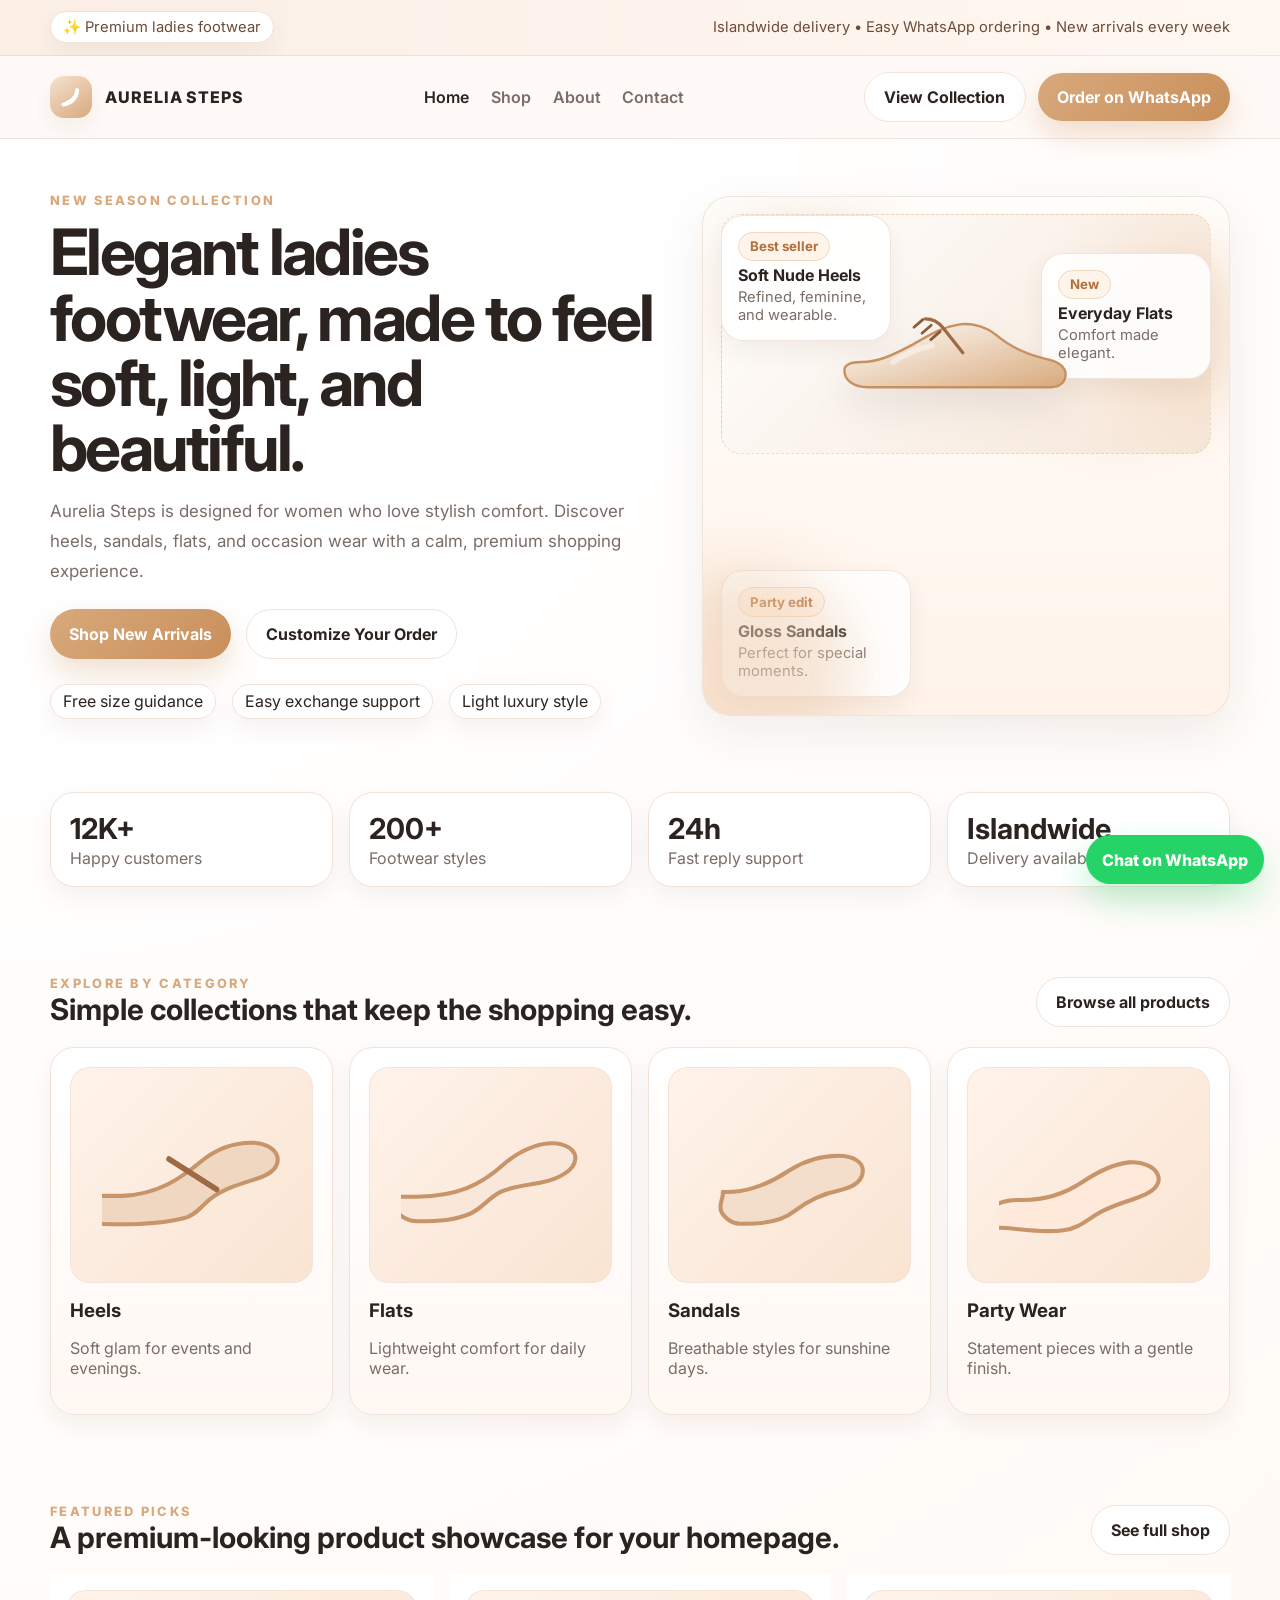
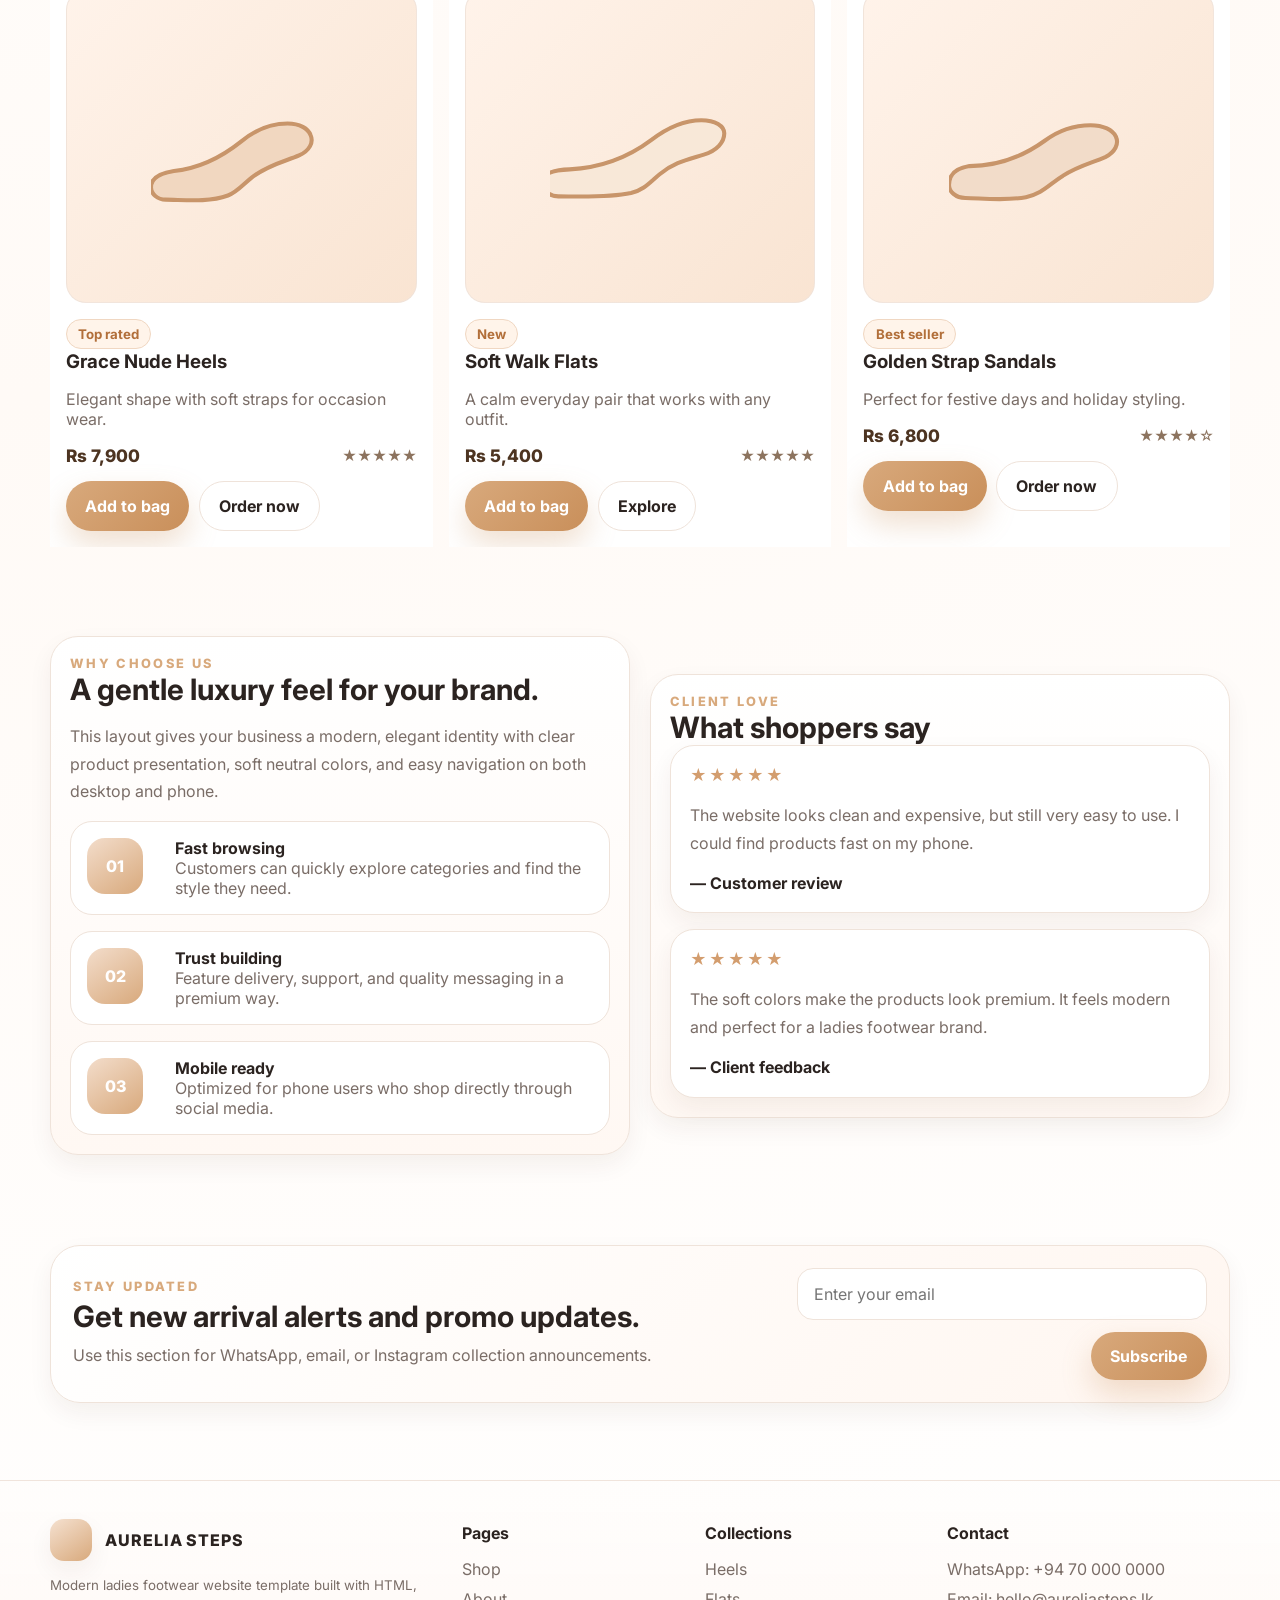
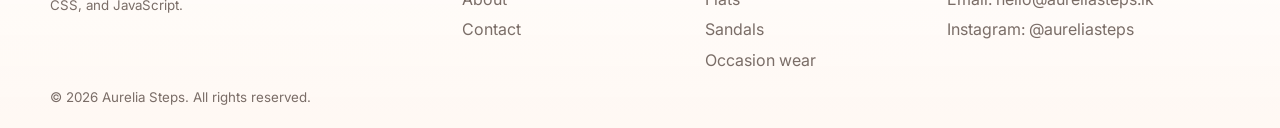
<file: index.html>
<!doctype html>
<html lang="en">
<head>
  <meta charset="utf-8" />
  <meta name="viewport" content="width=device-width, initial-scale=1" />
  <title>Aurelia Steps | Ladies Footwear</title>
  <meta name="description" content="A light, modern ladies footwear website with a premium feel and responsive design." />
  <link rel="preconnect" href="https://fonts.googleapis.com">
  <link rel="preconnect" href="https://fonts.gstatic.com" crossorigin>
  <link href="https://fonts.googleapis.com/css2?family=Inter:wght@400;500;600;700;800&display=swap" rel="stylesheet">
  <link rel="stylesheet" href="styles.css" />
</head>
<body>
  <div class="topbar">
    <div class="container">
      <div class="badge-pill">✨ Premium ladies footwear</div>
      <div>Islandwide delivery • Easy WhatsApp ordering • New arrivals every week</div>
    </div>
  </div>

  <header class="header">
    <div class="container navbar">
      <a class="brand" href="index.html">
        <span class="brand-mark" aria-hidden="true">
          <svg viewBox="0 0 24 24"><path d="M6.8 15.9c3.2-.7 5.9-2.8 7.7-5.7 1-1.7 1.6-3.5 1.7-5.4.1-1 .9-1.8 1.9-1.8.5 0 1 .2 1.4.6.4.4.6.9.6 1.4 0 2.9-1 6.4-2.8 9.1-2.7 4.3-7 6.7-12.4 7.4-.6.1-1.2-.1-1.7-.5-.5-.4-.8-1-.8-1.6 0-1 .7-1.8 1.7-1.9 1.7-.2 2.7-.4 2.7-.4z"/></svg>
        </span>
        <span>Aurelia Steps</span>
      </a>

      <nav class="nav-links" aria-label="Primary">
        <a class="active" href="index.html">Home</a>
        <a href="shop.html">Shop</a>
        <a href="about.html">About</a>
        <a href="contact.html">Contact</a>
      </nav>

      <div class="actions">
        <button class="icon-btn menu-toggle" data-menu-toggle aria-label="Open menu" aria-expanded="false">
          <svg viewBox="0 0 24 24"><path d="M4 6h16v2H4zm0 5h16v2H4zm0 5h16v2H4z"/></svg>
        </button>
        <a class="btn btn-light" href="shop.html">View Collection</a>
        <a class="btn btn-primary" href="https://wa.me/94700000000" target="_blank" rel="noopener">Order on WhatsApp</a>
      </div>
    </div>

    <div class="container mobile-nav">
      <a class="active" href="index.html">Home</a>
      <a href="shop.html">Shop</a>
      <a href="about.html">About</a>
      <a href="contact.html">Contact</a>
    </div>
  </header>

  <main>
    <section class="hero">
      <div class="container hero-grid">
        <div>
          <div class="kicker">New season collection</div>
          <h1>Elegant ladies footwear, made to feel soft, light, and beautiful.</h1>
          <p class="lead">Aurelia Steps is designed for women who love stylish comfort. Discover heels, sandals, flats, and occasion wear with a calm, premium shopping experience.</p>
          <div class="hero-cta">
            <a class="btn btn-primary" href="shop.html">Shop New Arrivals</a>
            <a class="btn btn-light" href="contact.html">Customize Your Order</a>
          </div>
          <div class="hero-points">
            <span class="badge-pill">Free size guidance</span>
            <span class="badge-pill">Easy exchange support</span>
            <span class="badge-pill">Light luxury style</span>
          </div>
        </div>

        <div class="hero-art hero-card">
          <div class="shoe-card shoe-a">
            <div class="tag">Best seller</div>
            <h3>Soft Nude Heels</h3>
            <p>Refined, feminine, and wearable.</p>
          </div>
          <div class="shoe-card shoe-b">
            <div class="tag">New</div>
            <h3>Everyday Flats</h3>
            <p>Comfort made elegant.</p>
          </div>
          <div class="shoe-card shoe-c">
            <div class="tag">Party edit</div>
            <h3>Gloss Sandals</h3>
            <p>Perfect for special moments.</p>
          </div>
          <div class="shoe-illustration" aria-hidden="true">
            <svg viewBox="0 0 700 420">
              <defs>
                <linearGradient id="g1" x1="0" x2="1" y1="0" y2="1">
                  <stop offset="0%" stop-color="#fffefc"/>
                  <stop offset="100%" stop-color="#d8a97c"/>
                </linearGradient>
              </defs>
              <path d="M90 280c40 0 76-17 118-39 40-21 77-48 127-55 31-4 67 6 91 27 34 29 74 49 131 61 23 5 42 18 42 37 0 19-15 32-37 32H104c-34 0-58-17-58-42 0-14 17-21 44-21z" fill="url(#g1)" stroke="#c79061" stroke-width="6"/>
              <path d="M248 172c17 0 34 9 44 22l50 63" fill="none" stroke="#9f6a43" stroke-width="8" stroke-linecap="round"/>
              <path d="M242 174l-22 19m43-5l-23 20m45-4l-23 20" fill="none" stroke="#8d5a38" stroke-width="7" stroke-linecap="round"/>
              <path d="M168 280c24-18 57-31 96-41" fill="none" stroke="#fff" stroke-opacity=".4" stroke-width="14" stroke-linecap="round"/>
            </svg>
          </div>
        </div>
      </div>
    </section>

    <section class="section">
      <div class="container stats">
        <div class="stat"><strong>12K+</strong><span>Happy customers</span></div>
        <div class="stat"><strong>200+</strong><span>Footwear styles</span></div>
        <div class="stat"><strong>24h</strong><span>Fast reply support</span></div>
        <div class="stat"><strong>Islandwide</strong><span>Delivery available</span></div>
      </div>
    </section>

    <section class="section">
      <div class="container">
        <div class="section-head">
          <div>
            <div class="kicker">Explore by category</div>
            <h2 class="section-title">Simple collections that keep the shopping easy.</h2>
          </div>
          <a class="btn btn-light" href="shop.html">Browse all products</a>
        </div>
        <div class="grid-4">
          <article class="category-card card"><div class="thumb" aria-hidden="true"><svg viewBox="0 0 220 160"><path d="M25 105c44-2 72-22 96-42 18-15 39-23 62-23 16 0 28 7 31 16 3 10-3 19-17 25-17 7-45 12-65 28-11 9-18 20-31 23-35 9-76 8-113 7-14 0-26-10-26-21s13-13 25-13z" fill="#f0d7c2" stroke="#c8956a" stroke-width="5"/><path d="M82 60l58 37" stroke="#9f6a43" stroke-width="7" stroke-linecap="round"/></svg></div><h3>Heels</h3><p class="muted">Soft glam for events and evenings.</p></article>
          <article class="category-card card"><div class="thumb" aria-hidden="true"><svg viewBox="0 0 220 160"><path d="M20 106c48-1 76-13 106-40 22-19 49-29 70-24 11 3 18 10 17 18-1 13-18 24-43 29-16 3-35 4-50 12-13 7-20 18-34 25-19 9-41 10-66 10-15 0-28-10-28-22 0-6 4-8 8-8z" fill="#f9e8da" stroke="#c8956a" stroke-width="5"/></svg></div><h3>Flats</h3><p class="muted">Lightweight comfort for daily wear.</p></article>
          <article class="category-card card"><div class="thumb" aria-hidden="true"><svg viewBox="0 0 220 160"><path d="M26 100c25 2 55-7 83-26 19-12 38-18 60-18 19 0 30 8 30 18 0 12-10 20-28 24-25 5-41 14-56 26-15 12-36 16-66 15-11 0-24-10-24-20s6-17 1-19z" fill="#f3ddcb" stroke="#c8956a" stroke-width="5"/></svg></div><h3>Sandals</h3><p class="muted">Breathable styles for sunshine days.</p></article>
          <article class="category-card card"><div class="thumb" aria-hidden="true"><svg viewBox="0 0 220 160"><path d="M24 110c32 1 57-8 78-22 18-12 36-22 57-24 18-1 31 6 35 15 4 9-2 18-15 24-20 9-41 13-59 24-13 8-24 18-41 20-31 4-59-3-79-3-8 0-15-7-15-15s13-19 39-19z" fill="#ffe9da" stroke="#c8956a" stroke-width="5"/></svg></div><h3>Party Wear</h3><p class="muted">Statement pieces with a gentle finish.</p></article>
        </div>
      </div>
    </section>

    <section class="section">
      <div class="container">
        <div class="section-head">
          <div>
            <div class="kicker">Featured picks</div>
            <h2 class="section-title">A premium-looking product showcase for your homepage.</h2>
          </div>
          <a class="btn btn-light" href="shop.html">See full shop</a>
        </div>
        <div class="grid-3">
          <article class="product-card">
            <div class="product-thumb"><svg viewBox="0 0 220 160"><path d="M28 110c36-4 62-20 82-36 17-14 37-22 57-22 15 0 25 6 28 14 4 9-1 19-14 25-16 7-37 11-58 27-10 8-18 18-29 22-25 9-56 5-76 5-10 0-18-7-18-15 0-9 8-17 28-20z" fill="#f1d7c0" stroke="#c8956a" stroke-width="5"/></svg></div>
            <div class="tag">Top rated</div>
            <h3>Grace Nude Heels</h3>
            <p class="muted">Elegant shape with soft straps for occasion wear.</p>
            <div class="meta"><span class="price">Rs 7,900</span><span class="rating">★★★★★</span></div>
            <div class="product-actions"><button class="btn btn-primary" data-add-to-bag="Grace Nude Heels">Add to bag</button><a class="btn btn-light" href="contact.html">Order now</a></div>
          </article>
          <article class="product-card">
            <div class="product-thumb"><svg viewBox="0 0 220 160"><path d="M24 108c40-2 72-15 100-36 21-16 42-24 61-24 17 0 28 7 28 16 0 11-9 21-25 26-19 6-36 9-54 24-12 10-19 19-35 23-28 6-69 4-89 4-11 0-20-8-20-17 0-8 6-15 34-16z" fill="#f8e8d8" stroke="#c8956a" stroke-width="5"/></svg></div>
            <div class="tag">New</div>
            <h3>Soft Walk Flats</h3>
            <p class="muted">A calm everyday pair that works with any outfit.</p>
            <div class="meta"><span class="price">Rs 5,400</span><span class="rating">★★★★★</span></div>
            <div class="product-actions"><button class="btn btn-primary" data-add-to-bag="Soft Walk Flats">Add to bag</button><a class="btn btn-light" href="shop.html">Explore</a></div>
          </article>
          <article class="product-card">
            <div class="product-thumb"><svg viewBox="0 0 220 160"><path d="M25 104c38 0 67-13 92-31 16-12 35-19 56-19 16 0 27 6 31 14 4 9-1 19-13 25-16 7-34 11-52 23-16 10-25 22-45 26-25 5-57 1-74 1-12 0-20-8-20-16 0-11 6-20 25-23z" fill="#f2dcc9" stroke="#c8956a" stroke-width="5"/></svg></div>
            <div class="tag">Best seller</div>
            <h3>Golden Strap Sandals</h3>
            <p class="muted">Perfect for festive days and holiday styling.</p>
            <div class="meta"><span class="price">Rs 6,800</span><span class="rating">★★★★☆</span></div>
            <div class="product-actions"><button class="btn btn-primary" data-add-to-bag="Golden Strap Sandals">Add to bag</button><a class="btn btn-light" href="contact.html">Order now</a></div>
          </article>
        </div>
      </div>
    </section>

    <section class="section">
      <div class="container split">
        <div class="panel">
          <div class="kicker">Why choose us</div>
          <h2 class="section-title">A gentle luxury feel for your brand.</h2>
          <p class="section-sub">This layout gives your business a modern, elegant identity with clear product presentation, soft neutral colors, and easy navigation on both desktop and phone.</p>
          <div class="timeline">
            <div class="timeline-item"><div class="num">01</div><div><strong>Fast browsing</strong><div class="muted">Customers can quickly explore categories and find the style they need.</div></div></div>
            <div class="timeline-item"><div class="num">02</div><div><strong>Trust building</strong><div class="muted">Feature delivery, support, and quality messaging in a premium way.</div></div></div>
            <div class="timeline-item"><div class="num">03</div><div><strong>Mobile ready</strong><div class="muted">Optimized for phone users who shop directly through social media.</div></div></div>
          </div>
        </div>
        <div class="panel">
          <div class="kicker">Client love</div>
          <h2 class="section-title">What shoppers say</h2>
          <div class="testimonial">
            <div class="stars">★★★★★</div>
            <p>The website looks clean and expensive, but still very easy to use. I could find products fast on my phone.</p>
            <strong>— Customer review</strong>
          </div>
          <div class="testimonial" style="margin-top:1rem;">
            <div class="stars">★★★★★</div>
            <p>The soft colors make the products look premium. It feels modern and perfect for a ladies footwear brand.</p>
            <strong>— Client feedback</strong>
          </div>
        </div>
      </div>
    </section>

    <section class="section">
      <div class="container newsletter">
        <div>
          <div class="kicker">Stay updated</div>
          <h2 class="section-title" style="margin:.25rem 0 .45rem">Get new arrival alerts and promo updates.</h2>
          <p class="section-sub" style="margin:0">Use this section for WhatsApp, email, or Instagram collection announcements.</p>
        </div>
        <form data-demo-form>
          <input type="email" required placeholder="Enter your email" />
          <button class="btn btn-primary" type="submit">Subscribe</button>
        </form>
      </div>
    </section>
  </main>

  <footer class="footer">
    <div class="container footer-grid">
      <div>
        <div class="brand" style="margin-bottom:.8rem"><span class="brand-mark"></span><span>Aurelia Steps</span></div>
        <small>Modern ladies footwear website template built with HTML, CSS, and JavaScript.</small>
      </div>
      <div>
        <h4>Pages</h4>
        <ul><li><a href="shop.html">Shop</a></li><li><a href="about.html">About</a></li><li><a href="contact.html">Contact</a></li></ul>
      </div>
      <div>
        <h4>Collections</h4>
        <ul><li>Heels</li><li>Flats</li><li>Sandals</li><li>Occasion wear</li></ul>
      </div>
      <div>
        <h4>Contact</h4>
        <ul><li>WhatsApp: +94 70 000 0000</li><li>Email: hello@aureliasteps.lk</li><li>Instagram: @aureliasteps</li></ul>
      </div>
    </div>
    <div class="container" style="padding-top:1rem"><small>© 2026 Aurelia Steps. All rights reserved.</small></div>
  </footer>

  <a class="floating-wa" href="https://wa.me/94700000000" target="_blank" rel="noopener">Chat on WhatsApp</a>
  <div class="toast" data-toast>Saved</div>
  <script src="script.js"></script>
</body>
</html>
</file>
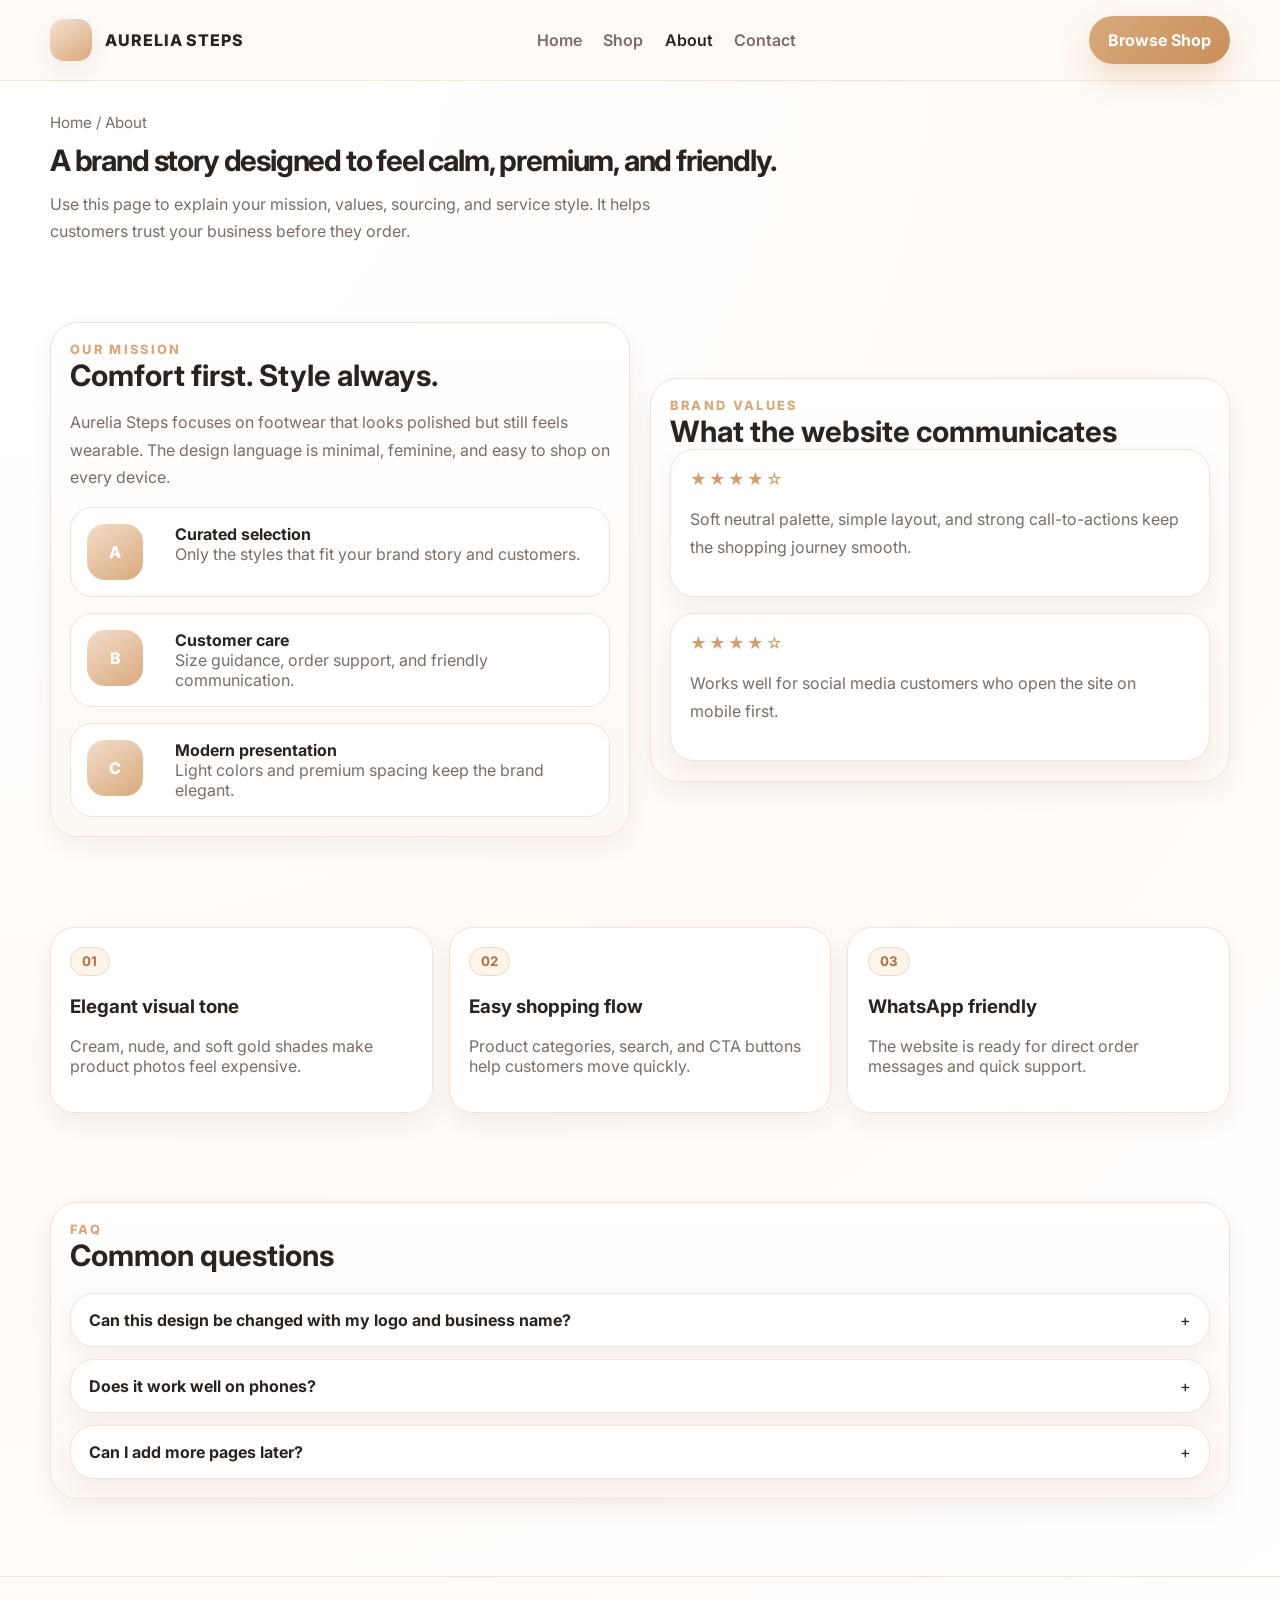
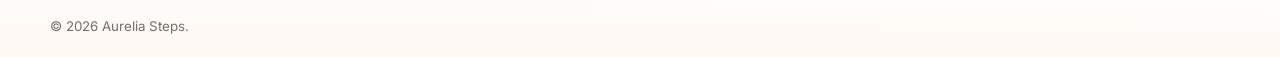
<file: about.html>
<!doctype html>
<html lang="en">
<head>
  <meta charset="utf-8" />
  <meta name="viewport" content="width=device-width, initial-scale=1" />
  <title>About | Aurelia Steps</title>
  <link rel="preconnect" href="https://fonts.googleapis.com">
  <link rel="preconnect" href="https://fonts.gstatic.com" crossorigin>
  <link href="https://fonts.googleapis.com/css2?family=Inter:wght@400;500;600;700;800&display=swap" rel="stylesheet">
  <link rel="stylesheet" href="styles.css" />
</head>
<body>
  <header class="header"><div class="container navbar"><a class="brand" href="index.html"><span class="brand-mark"></span><span>Aurelia Steps</span></a><nav class="nav-links"><a href="index.html">Home</a><a href="shop.html">Shop</a><a class="active" href="about.html">About</a><a href="contact.html">Contact</a></nav><div class="actions"><button class="icon-btn menu-toggle" data-menu-toggle aria-label="Open menu" aria-expanded="false"><svg viewBox="0 0 24 24"><path d="M4 6h16v2H4zm0 5h16v2H4zm0 5h16v2H4z"/></svg></button><a class="btn btn-primary" href="shop.html">Browse Shop</a></div></div><div class="container mobile-nav"><a href="index.html">Home</a><a href="shop.html">Shop</a><a class="active" href="about.html">About</a><a href="contact.html">Contact</a></div></header>

  <main>
    <section class="page-hero"><div class="container"><div class="breadcrumb">Home / About</div><h1 class="section-title" style="margin-top:.8rem">A brand story designed to feel calm, premium, and friendly.</h1><p class="section-sub">Use this page to explain your mission, values, sourcing, and service style. It helps customers trust your business before they order.</p></div></section>

    <section class="section"><div class="container split"><div class="panel"><div class="kicker">Our mission</div><h2 class="section-title">Comfort first. Style always.</h2><p class="section-sub">Aurelia Steps focuses on footwear that looks polished but still feels wearable. The design language is minimal, feminine, and easy to shop on every device.</p><div class="timeline"><div class="timeline-item"><div class="num">A</div><div><strong>Curated selection</strong><div class="muted">Only the styles that fit your brand story and customers.</div></div></div><div class="timeline-item"><div class="num">B</div><div><strong>Customer care</strong><div class="muted">Size guidance, order support, and friendly communication.</div></div></div><div class="timeline-item"><div class="num">C</div><div><strong>Modern presentation</strong><div class="muted">Light colors and premium spacing keep the brand elegant.</div></div></div></div></div><div class="panel"><div class="kicker">Brand values</div><h2 class="section-title">What the website communicates</h2><div class="testimonial"><div class="stars">★★★★☆</div><p>Soft neutral palette, simple layout, and strong call-to-actions keep the shopping journey smooth.</p></div><div class="testimonial" style="margin-top:1rem"><div class="stars">★★★★☆</div><p>Works well for social media customers who open the site on mobile first.</p></div></div></div></section>

    <section class="section"><div class="container grid-3"><div class="info-card" style="padding:1.2rem"><div class="tag">01</div><h3>Elegant visual tone</h3><p class="muted">Cream, nude, and soft gold shades make product photos feel expensive.</p></div><div class="info-card" style="padding:1.2rem"><div class="tag">02</div><h3>Easy shopping flow</h3><p class="muted">Product categories, search, and CTA buttons help customers move quickly.</p></div><div class="info-card" style="padding:1.2rem"><div class="tag">03</div><h3>WhatsApp friendly</h3><p class="muted">The website is ready for direct order messages and quick support.</p></div></div></section>

    <section class="section"><div class="container panel"><div class="section-head"><div><div class="kicker">FAQ</div><h2 class="section-title">Common questions</h2></div></div>
      <div class="timeline" style="gap:.75rem">
        <div class="faq-item" data-faq><div class="faq-q"><strong>Can this design be changed with my logo and business name?</strong><span>+</span></div><div class="faq-a">Yes. Replace the brand name, contact details, and product photos anytime.</div></div>
        <div class="faq-item" data-faq><div class="faq-q"><strong>Does it work well on phones?</strong><span>+</span></div><div class="faq-a">Yes. The layout is responsive and mobile-first for easy viewing and ordering.</div></div>
        <div class="faq-item" data-faq><div class="faq-q"><strong>Can I add more pages later?</strong><span>+</span></div><div class="faq-a">Yes. You can add product detail pages, size guides, policies, or a blog later.</div></div>
      </div>
    </div></section>
  </main>

  <footer class="footer"><div class="container"><small>© 2026 Aurelia Steps.</small></div></footer>
  <div class="toast" data-toast>Saved</div>
  <script src="script.js"></script>
</body>
</html>
</file>
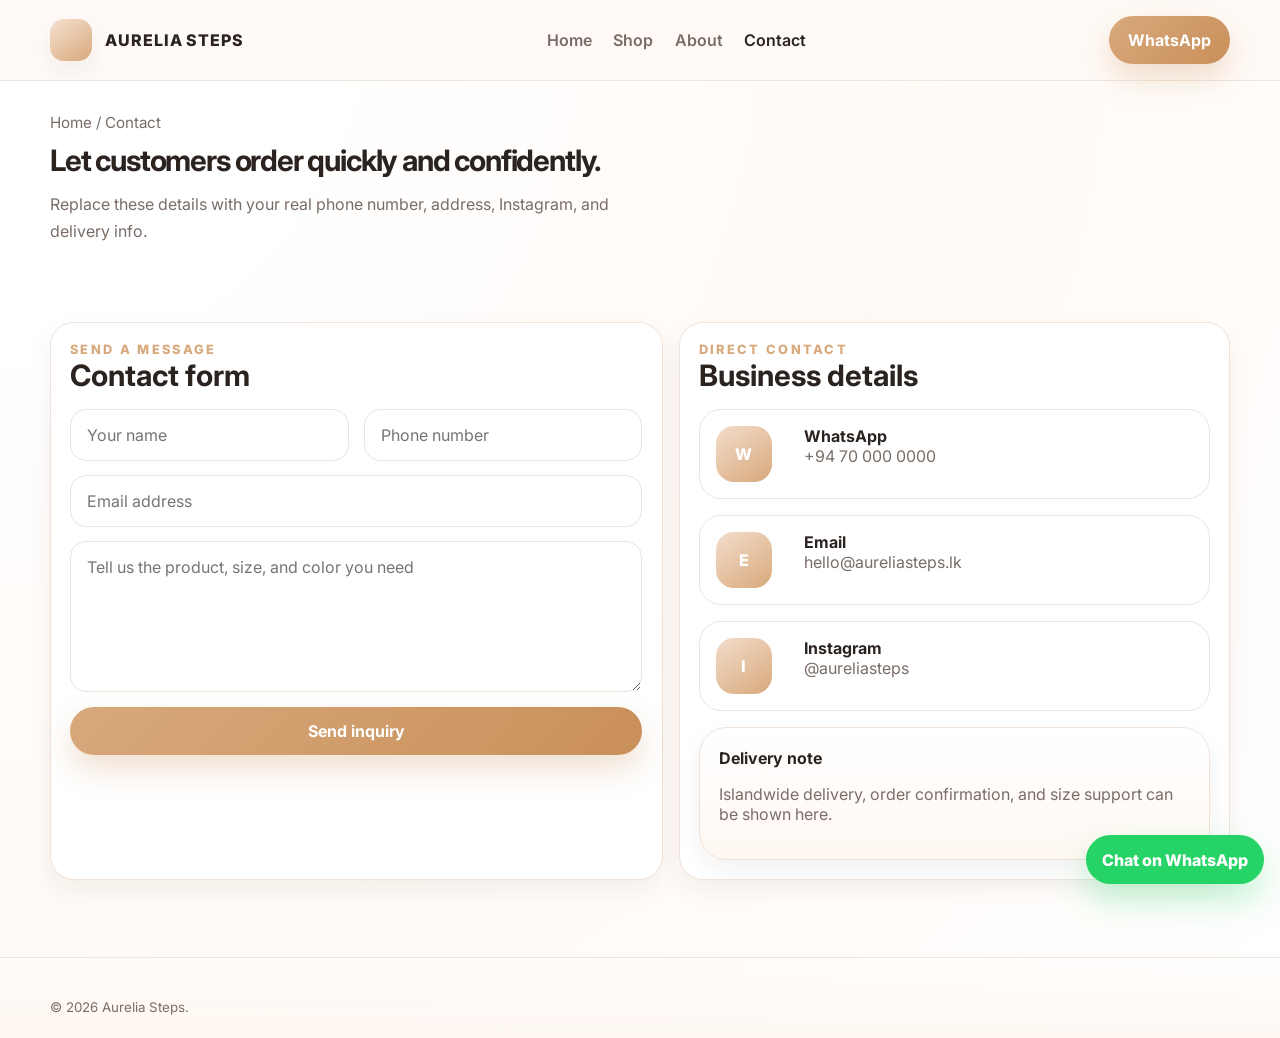
<file: contact.html>
<!doctype html>
<html lang="en">
<head>
  <meta charset="utf-8" />
  <meta name="viewport" content="width=device-width, initial-scale=1" />
  <title>Contact | Aurelia Steps</title>
  <link rel="preconnect" href="https://fonts.googleapis.com">
  <link rel="preconnect" href="https://fonts.gstatic.com" crossorigin>
  <link href="https://fonts.googleapis.com/css2?family=Inter:wght@400;500;600;700;800&display=swap" rel="stylesheet">
  <link rel="stylesheet" href="styles.css" />
</head>
<body>
  <header class="header"><div class="container navbar"><a class="brand" href="index.html"><span class="brand-mark"></span><span>Aurelia Steps</span></a><nav class="nav-links"><a href="index.html">Home</a><a href="shop.html">Shop</a><a href="about.html">About</a><a class="active" href="contact.html">Contact</a></nav><div class="actions"><button class="icon-btn menu-toggle" data-menu-toggle aria-label="Open menu" aria-expanded="false"><svg viewBox="0 0 24 24"><path d="M4 6h16v2H4zm0 5h16v2H4zm0 5h16v2H4z"/></svg></button><a class="btn btn-primary" href="https://wa.me/94700000000" target="_blank" rel="noopener">WhatsApp</a></div></div><div class="container mobile-nav"><a href="index.html">Home</a><a href="shop.html">Shop</a><a href="about.html">About</a><a class="active" href="contact.html">Contact</a></div></header>

  <main>
    <section class="page-hero"><div class="container"><div class="breadcrumb">Home / Contact</div><h1 class="section-title" style="margin-top:.8rem">Let customers order quickly and confidently.</h1><p class="section-sub">Replace these details with your real phone number, address, Instagram, and delivery info.</p></div></section>

    <section class="section">
      <div class="container contact-grid">
        <div class="contact-card">
          <div class="kicker">Send a message</div>
          <h2 class="section-title">Contact form</h2>
          <form data-demo-form style="display:grid;gap:.9rem;margin-top:1rem">
            <div class="form-grid">
              <input class="field" type="text" placeholder="Your name" required />
              <input class="field" type="tel" placeholder="Phone number" required />
              <input class="field full" type="email" placeholder="Email address" required />
              <textarea class="field full" rows="6" placeholder="Tell us the product, size, and color you need" required></textarea>
            </div>
            <button class="btn btn-primary" type="submit">Send inquiry</button>
          </form>
        </div>
        <div class="contact-card">
          <div class="kicker">Direct contact</div>
          <h2 class="section-title">Business details</h2>
          <div class="timeline" style="margin-top:1rem">
            <div class="timeline-item"><div class="num">W</div><div><strong>WhatsApp</strong><div class="muted">+94 70 000 0000</div></div></div>
            <div class="timeline-item"><div class="num">E</div><div><strong>Email</strong><div class="muted">hello@aureliasteps.lk</div></div></div>
            <div class="timeline-item"><div class="num">I</div><div><strong>Instagram</strong><div class="muted">@aureliasteps</div></div></div>
          </div>
          <div class="panel" style="margin-top:1rem">
            <strong>Delivery note</strong>
            <p class="muted">Islandwide delivery, order confirmation, and size support can be shown here.</p>
          </div>
        </div>
      </div>
    </section>
  </main>

  <footer class="footer"><div class="container"><small>© 2026 Aurelia Steps.</small></div></footer>
  <a class="floating-wa" href="https://wa.me/94700000000" target="_blank" rel="noopener">Chat on WhatsApp</a>
  <div class="toast" data-toast>Saved</div>
  <script src="script.js"></script>
</body>
</html>
</file>
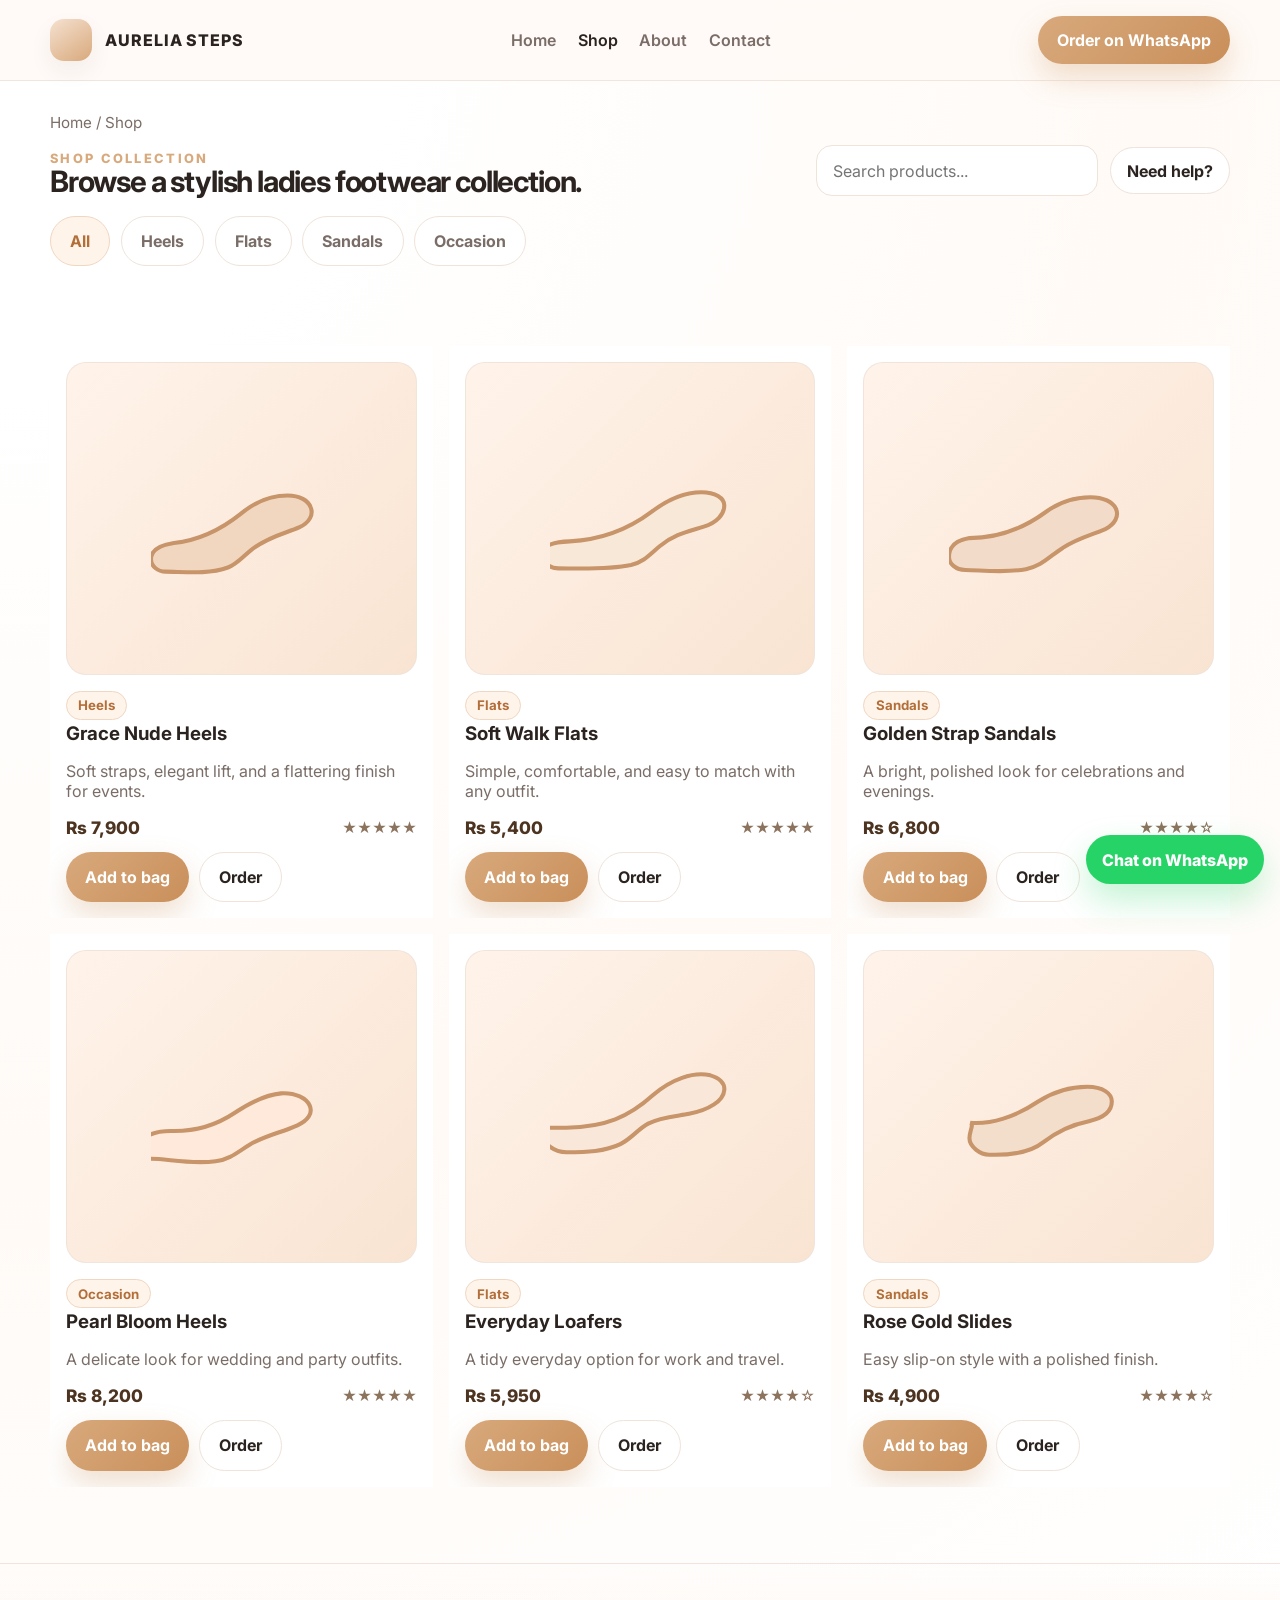
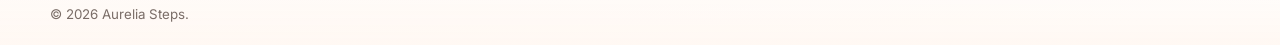
<file: shop.html>
<!doctype html>
<html lang="en">
<head>
  <meta charset="utf-8" />
  <meta name="viewport" content="width=device-width, initial-scale=1" />
  <title>Shop | Aurelia Steps</title>
  <link rel="preconnect" href="https://fonts.googleapis.com">
  <link rel="preconnect" href="https://fonts.gstatic.com" crossorigin>
  <link href="https://fonts.googleapis.com/css2?family=Inter:wght@400;500;600;700;800&display=swap" rel="stylesheet">
  <link rel="stylesheet" href="styles.css" />
</head>
<body>
  <header class="header">
    <div class="container navbar">
      <a class="brand" href="index.html"><span class="brand-mark"></span><span>Aurelia Steps</span></a>
      <nav class="nav-links"><a href="index.html">Home</a><a class="active" href="shop.html">Shop</a><a href="about.html">About</a><a href="contact.html">Contact</a></nav>
      <div class="actions"><button class="icon-btn menu-toggle" data-menu-toggle aria-label="Open menu" aria-expanded="false"><svg viewBox="0 0 24 24"><path d="M4 6h16v2H4zm0 5h16v2H4zm0 5h16v2H4z"/></svg></button><a class="btn btn-primary" href="https://wa.me/94700000000" target="_blank" rel="noopener">Order on WhatsApp</a></div>
    </div>
    <div class="container mobile-nav"><a href="index.html">Home</a><a class="active" href="shop.html">Shop</a><a href="about.html">About</a><a href="contact.html">Contact</a></div>
  </header>

  <main>
    <section class="page-hero">
      <div class="container">
        <div class="breadcrumb">Home / Shop</div>
        <div class="section-head" style="margin-top:.8rem">
          <div>
            <div class="kicker">Shop collection</div>
            <h1 class="section-title">Browse a stylish ladies footwear collection.</h1>
          </div>
          <div class="toolbar">
            <input class="field" data-search type="search" placeholder="Search products..." />
            <a class="btn btn-light" href="contact.html">Need help?</a>
          </div>
        </div>
        <div class="filter-row">
          <button class="btn filter-btn active" data-filter="all">All</button>
          <button class="btn filter-btn" data-filter="heels">Heels</button>
          <button class="btn filter-btn" data-filter="flats">Flats</button>
          <button class="btn filter-btn" data-filter="sandals">Sandals</button>
          <button class="btn filter-btn" data-filter="occasion">Occasion</button>
        </div>
      </div>
    </section>

    <section class="section">
      <div class="container shop-grid">
        <article class="product-card" data-product data-category="heels" data-title="Grace Nude Heels" data-tags="heels nude occasion glam">
          <div class="product-thumb"><svg viewBox="0 0 220 160"><path d="M28 110c36-4 62-20 82-36 17-14 37-22 57-22 15 0 25 6 28 14 4 9-1 19-14 25-16 7-37 11-58 27-10 8-18 18-29 22-25 9-56 5-76 5-10 0-18-7-18-15 0-9 8-17 28-20z" fill="#f1d7c0" stroke="#c8956a" stroke-width="5"/></svg></div>
          <div class="tag">Heels</div>
          <h3>Grace Nude Heels</h3>
          <p class="muted">Soft straps, elegant lift, and a flattering finish for events.</p>
          <div class="meta"><span class="price">Rs 7,900</span><span class="rating">★★★★★</span></div>
          <div class="product-actions"><button class="btn btn-primary" data-add-to-bag="Grace Nude Heels">Add to bag</button><a class="btn btn-light" href="contact.html">Order</a></div>
        </article>

        <article class="product-card" data-product data-category="flats" data-title="Soft Walk Flats" data-tags="flats comfort daily office">
          <div class="product-thumb"><svg viewBox="0 0 220 160"><path d="M24 108c40-2 72-15 100-36 21-16 42-24 61-24 17 0 28 7 28 16 0 11-9 21-25 26-19 6-36 9-54 24-12 10-19 19-35 23-28 6-69 4-89 4-11 0-20-8-20-17 0-8 6-15 34-16z" fill="#f8e8d8" stroke="#c8956a" stroke-width="5"/></svg></div>
          <div class="tag">Flats</div>
          <h3>Soft Walk Flats</h3>
          <p class="muted">Simple, comfortable, and easy to match with any outfit.</p>
          <div class="meta"><span class="price">Rs 5,400</span><span class="rating">★★★★★</span></div>
          <div class="product-actions"><button class="btn btn-primary" data-add-to-bag="Soft Walk Flats">Add to bag</button><a class="btn btn-light" href="contact.html">Order</a></div>
        </article>

        <article class="product-card" data-product data-category="sandals" data-title="Golden Strap Sandals" data-tags="sandals festive gold party">
          <div class="product-thumb"><svg viewBox="0 0 220 160"><path d="M25 104c38 0 67-13 92-31 16-12 35-19 56-19 16 0 27 6 31 14 4 9-1 19-13 25-16 7-34 11-52 23-16 10-25 22-45 26-25 5-57 1-74 1-12 0-20-8-20-16 0-11 6-20 25-23z" fill="#f2dcc9" stroke="#c8956a" stroke-width="5"/></svg></div>
          <div class="tag">Sandals</div>
          <h3>Golden Strap Sandals</h3>
          <p class="muted">A bright, polished look for celebrations and evenings.</p>
          <div class="meta"><span class="price">Rs 6,800</span><span class="rating">★★★★☆</span></div>
          <div class="product-actions"><button class="btn btn-primary" data-add-to-bag="Golden Strap Sandals">Add to bag</button><a class="btn btn-light" href="contact.html">Order</a></div>
        </article>

        <article class="product-card" data-product data-category="occasion" data-title="Pearl Bloom Heels" data-tags="occasion heels pearl wedding">
          <div class="product-thumb"><svg viewBox="0 0 220 160"><path d="M24 110c32 1 57-8 78-22 18-12 36-22 57-24 18-1 31 6 35 15 4 9-2 18-15 24-20 9-41 13-59 24-13 8-24 18-41 20-31 4-59-3-79-3-8 0-15-7-15-15s13-19 39-19z" fill="#ffe9da" stroke="#c8956a" stroke-width="5"/></svg></div>
          <div class="tag">Occasion</div>
          <h3>Pearl Bloom Heels</h3>
          <p class="muted">A delicate look for wedding and party outfits.</p>
          <div class="meta"><span class="price">Rs 8,200</span><span class="rating">★★★★★</span></div>
          <div class="product-actions"><button class="btn btn-primary" data-add-to-bag="Pearl Bloom Heels">Add to bag</button><a class="btn btn-light" href="contact.html">Order</a></div>
        </article>

        <article class="product-card" data-product data-category="flats" data-title="Everyday Loafers" data-tags="flats office comfort classic">
          <div class="product-thumb"><svg viewBox="0 0 220 160"><path d="M20 106c48-1 76-13 106-40 22-19 49-29 70-24 11 3 18 10 17 18-1 13-18 24-43 29-16 3-35 4-50 12-13 7-20 18-34 25-19 9-41 10-66 10-15 0-28-10-28-22 0-6 4-8 8-8z" fill="#f9e8da" stroke="#c8956a" stroke-width="5"/></svg></div>
          <div class="tag">Flats</div>
          <h3>Everyday Loafers</h3>
          <p class="muted">A tidy everyday option for work and travel.</p>
          <div class="meta"><span class="price">Rs 5,950</span><span class="rating">★★★★☆</span></div>
          <div class="product-actions"><button class="btn btn-primary" data-add-to-bag="Everyday Loafers">Add to bag</button><a class="btn btn-light" href="contact.html">Order</a></div>
        </article>

        <article class="product-card" data-product data-category="sandals" data-title="Rose Gold Slides" data-tags="sandals slides casual gold">
          <div class="product-thumb"><svg viewBox="0 0 220 160"><path d="M26 100c25 2 55-7 83-26 19-12 38-18 60-18 19 0 30 8 30 18 0 12-10 20-28 24-25 5-41 14-56 26-15 12-36 16-66 15-11 0-24-10-24-20s6-17 1-19z" fill="#f3ddcb" stroke="#c8956a" stroke-width="5"/></svg></div>
          <div class="tag">Sandals</div>
          <h3>Rose Gold Slides</h3>
          <p class="muted">Easy slip-on style with a polished finish.</p>
          <div class="meta"><span class="price">Rs 4,900</span><span class="rating">★★★★☆</span></div>
          <div class="product-actions"><button class="btn btn-primary" data-add-to-bag="Rose Gold Slides">Add to bag</button><a class="btn btn-light" href="contact.html">Order</a></div>
        </article>
      </div>
      <div class="container" data-empty-state style="display:none;margin-top:1rem">
        <div class="empty-state">No matching product found. Try another category or search term.</div>
      </div>
    </section>
  </main>

  <footer class="footer"><div class="container"><small>© 2026 Aurelia Steps.</small></div></footer>
  <a class="floating-wa" href="https://wa.me/94700000000" target="_blank" rel="noopener">Chat on WhatsApp</a>
  <div class="toast" data-toast>Saved</div>
  <script src="script.js"></script>
</body>
</html>
</file>
<file: styles.css>
:root{
  --bg:#fffaf6;
  --surface:#ffffff;
  --surface-2:#fff5ee;
  --text:#2b2320;
  --muted:#7a6d67;
  --line:#efe3da;
  --accent:#d8a97c;
  --accent-2:#f1d7c0;
  --shadow:0 18px 50px rgba(63,32,14,.08);
  --shadow-soft:0 10px 24px rgba(63,32,14,.06);
  --radius:24px;
  --radius-sm:16px;
  --max:1180px;
}
*{box-sizing:border-box}
html{scroll-behavior:smooth}
body{
  margin:0;
  font-family:Inter,ui-sans-serif,system-ui,-apple-system,BlinkMacSystemFont,"Segoe UI",sans-serif;
  color:var(--text);
  background:radial-gradient(circle at top left, #fff 0, #fff 18%, var(--bg) 56%, #fff 100%);
}
a{color:inherit;text-decoration:none}
img{max-width:100%;display:block}
button,input,textarea,select{font:inherit}
.container{width:min(100% - 2rem,var(--max));margin-inline:auto}
.topbar{
  background:linear-gradient(90deg, #fbefe6, #fff7f2);
  color:#6d4c37;
  border-bottom:1px solid rgba(216,169,124,.25);
  font-size:.92rem;
}
.topbar .container{display:flex;justify-content:space-between;gap:1rem;padding:.7rem 0;align-items:center;flex-wrap:wrap}
.badge-pill{display:inline-flex;align-items:center;gap:.45rem;background:#fff;border:1px solid var(--line);padding:.38rem .75rem;border-radius:999px;box-shadow:var(--shadow-soft)}
.header{position:sticky;top:0;z-index:50;background:rgba(255,250,246,.85);backdrop-filter:saturate(130%) blur(14px);border-bottom:1px solid rgba(239,227,218,.85)}
.navbar{display:flex;align-items:center;justify-content:space-between;gap:1rem;padding:1rem 0}
.brand{display:flex;align-items:center;gap:.8rem;font-weight:800;letter-spacing:.06em;text-transform:uppercase}
.brand-mark{width:42px;height:42px;border-radius:14px;background:linear-gradient(145deg,#f5e1d0,#d8a97c);display:grid;place-items:center;box-shadow:var(--shadow-soft)}
.brand-mark svg{width:24px;height:24px;fill:#fff}
.nav-links{display:flex;gap:1.35rem;align-items:center}
.nav-links a{color:var(--muted);font-weight:600}
.nav-links a.active,.nav-links a:hover{color:var(--text)}
.actions{display:flex;align-items:center;gap:.75rem}
.btn{
  border:none;cursor:pointer;border-radius:999px;padding:.88rem 1.2rem;font-weight:700;
  transition:.25s ease;display:inline-flex;align-items:center;justify-content:center;gap:.5rem
}
.btn-primary{background:linear-gradient(135deg,var(--accent),#c98f5a);color:#fff;box-shadow:0 14px 30px rgba(201,143,90,.28)}
.btn-primary:hover{transform:translateY(-1px);box-shadow:0 18px 34px rgba(201,143,90,.35)}
.btn-light{background:#fff;border:1px solid var(--line);color:var(--text)}
.btn-light:hover{border-color:var(--accent);color:var(--accent)}
.icon-btn{width:46px;height:46px;border-radius:50%;border:1px solid var(--line);background:#fff;display:grid;place-items:center;cursor:pointer}
.icon-btn svg{width:20px;height:20px;fill:var(--text)}
.menu-toggle{display:none}
.hero{padding:3.4rem 0 1.8rem}
.hero-grid{display:grid;grid-template-columns:1.08fr .92fr;gap:2rem;align-items:center}
.kicker{color:var(--accent);font-weight:800;letter-spacing:.18em;text-transform:uppercase;font-size:.8rem}
h1{font-size:clamp(2.4rem,5vw,4.9rem);line-height:1.02;margin:.7rem 0 1rem;letter-spacing:-.04em}
.lead{font-size:1.06rem;line-height:1.75;color:var(--muted);max-width:58ch}
.hero-cta{display:flex;gap:.9rem;flex-wrap:wrap;margin-top:1.4rem}
.hero-points{display:flex;gap:1rem;flex-wrap:wrap;margin-top:1.6rem}
.hero-points .badge-pill{background:rgba(255,255,255,.9)}
.hero-card{
  background:linear-gradient(180deg,#fff,#fff8f3);
  border:1px solid rgba(239,227,218,.9);
  border-radius:32px;padding:1.1rem;box-shadow:var(--shadow);position:relative;overflow:hidden
}
.hero-art{
  min-height:520px;border-radius:28px;background:
    radial-gradient(circle at 20% 18%, rgba(216,169,124,.22), transparent 24%),
    radial-gradient(circle at 78% 30%, rgba(216,169,124,.14), transparent 26%),
    linear-gradient(180deg,#fffefc,#fff3ea);
  border:1px solid rgba(239,227,218,.9);position:relative;overflow:hidden
}
.hero-art::before,.hero-art::after{content:"";position:absolute;border-radius:50%;filter:blur(30px);opacity:.55}
.hero-art::before{width:180px;height:180px;background:#f3d9c1;right:-40px;top:40px}
.hero-art::after{width:220px;height:220px;background:#efd0b3;left:-70px;bottom:-70px}
.shoe-card{
  position:absolute;background:rgba(255,255,255,.88);backdrop-filter:blur(8px);border:1px solid rgba(239,227,218,.9);border-radius:22px;box-shadow:var(--shadow-soft);padding:1rem
}
.shoe-card h3{margin:.25rem 0 .2rem;font-size:1rem}
.shoe-card p{margin:0;color:var(--muted);font-size:.92rem}
.shoe-a{left:18px;top:18px;max-width:170px}
.shoe-b{right:18px;top:56px;max-width:170px}
.shoe-c{left:18px;bottom:18px;max-width:190px}
.shoe-illustration{width:100%;height:240px;border-radius:20px;background:linear-gradient(135deg,#fff,#f6e6d7);display:grid;place-items:center;border:1px dashed rgba(216,169,124,.4)}
.shoe-illustration svg{width:min(74%,280px);height:auto;filter:drop-shadow(0 18px 18px rgba(0,0,0,.08))}
.section{padding:2.8rem 0}
.section-head{display:flex;justify-content:space-between;gap:1rem;align-items:end;margin-bottom:1.2rem;flex-wrap:wrap}
.section-title{font-size:clamp(1.5rem,2.3vw,2.35rem);margin:0}
.section-sub{color:var(--muted);max-width:62ch;line-height:1.7}
.stats{display:grid;grid-template-columns:repeat(4,1fr);gap:1rem}
.stat,.card,.info-card,.testimonial,.contact-card,.faq-item{background:var(--surface);border:1px solid var(--line);border-radius:var(--radius);box-shadow:var(--shadow-soft)}
.stat{padding:1.1rem 1.2rem}
.stat strong{display:block;font-size:1.8rem;margin-bottom:.15rem}
.stat span{color:var(--muted)}
.grid-4{display:grid;grid-template-columns:repeat(4,1fr);gap:1rem}
.grid-3{display:grid;grid-template-columns:repeat(3,1fr);gap:1rem}
.category-card,.product-card{overflow:hidden}
.category-card{padding:1.2rem;background:linear-gradient(180deg,#fff,#fff8f3)}
.category-card .thumb,.product-thumb{
  aspect-ratio:1.12/1;border-radius:20px;background:linear-gradient(135deg,#fff3ea,#f9e4d2);display:grid;place-items:center;margin-bottom:1rem;border:1px solid rgba(239,227,218,.8)
}
.category-card svg,.product-thumb svg{width:min(76%,180px);height:auto}
.category-card h3,.product-card h3{margin:.1rem 0 .25rem}
.muted{color:var(--muted)}
.product-card{background:#fff;padding:1rem}
.product-card .meta{display:flex;justify-content:space-between;align-items:center;gap:1rem;margin-top:.8rem}
.price{font-size:1.08rem;font-weight:800;color:#4d3421}
.rating{font-size:.9rem;color:#8c735e}
.tag{display:inline-flex;align-items:center;gap:.4rem;padding:.35rem .7rem;border-radius:999px;background:#fff4ea;color:#b26f3a;font-weight:700;font-size:.83rem;border:1px solid #f0d7c2}
.product-actions{display:flex;gap:.6rem;flex-wrap:wrap;margin-top:.9rem}
.split{display:grid;grid-template-columns:1fr 1fr;gap:1.2rem;align-items:center}
.panel{padding:1.2rem;border-radius:28px;background:linear-gradient(180deg,#fff,#fff8f3);border:1px solid var(--line);box-shadow:var(--shadow-soft)}
.timeline{display:grid;gap:1rem}
.timeline-item{display:grid;grid-template-columns:72px 1fr;gap:1rem;align-items:start;padding:1rem;border-radius:22px;background:#fff;border:1px solid var(--line)}
.timeline-item .num{width:56px;height:56px;border-radius:18px;background:linear-gradient(145deg,#f3ddcb,#d8a97c);color:#fff;display:grid;place-items:center;font-weight:800}
.testimonial{padding:1.2rem}
.testimonial p{color:var(--muted);line-height:1.75}
.stars{color:#d39d6e;letter-spacing:.12em}
.newsletter{background:linear-gradient(135deg,#fff,#fff6f0);padding:1.4rem;border-radius:30px;border:1px solid var(--line);box-shadow:var(--shadow-soft);display:grid;grid-template-columns:1fr auto;gap:1rem;align-items:center}
.newsletter form{display:flex;gap:.75rem;flex-wrap:wrap;justify-content:flex-end}
.newsletter input,.field,textarea,select{
  border:1px solid var(--line);background:#fff;border-radius:16px;padding:.92rem 1rem;outline:none;width:100%;transition:.2s ease
}
.newsletter input:focus,.field:focus,textarea:focus,select:focus{border-color:#d9a87b;box-shadow:0 0 0 4px rgba(216,169,124,.12)}
.footer{padding:2.4rem 0 1.4rem;border-top:1px solid rgba(239,227,218,.9);margin-top:2rem;background:linear-gradient(180deg,transparent,#fff8f3)}
.footer-grid{display:grid;grid-template-columns:1.4fr .8fr .8fr 1fr;gap:1rem}
.footer h4{margin:.2rem 0 1rem}
.footer ul{list-style:none;padding:0;margin:0;display:grid;gap:.65rem;color:var(--muted)}
.footer small{color:var(--muted)}
.page-hero{padding:2rem 0 1rem}
.breadcrumb{color:var(--muted);font-size:.95rem}
.toolbar{display:flex;gap:.75rem;flex-wrap:wrap;align-items:center}
.toolbar .btn{padding:.8rem 1rem}
.toolbar input{min-width:240px;flex:1}
.shop-grid{display:grid;grid-template-columns:repeat(3,1fr);gap:1rem}
.filter-row{display:flex;gap:.65rem;flex-wrap:wrap;margin:1rem 0 1.2rem}
.filter-btn{background:#fff;border:1px solid var(--line);color:var(--muted)}
.filter-btn.active{background:#fff4ea;color:#b26f3a;border-color:#f0d7c2}
.contact-grid{display:grid;grid-template-columns:1fr .9fr;gap:1rem}
.contact-card{padding:1.2rem}
.form-grid{display:grid;grid-template-columns:1fr 1fr;gap:.9rem}
.form-grid .full{grid-column:1/-1}
.faq-item{padding:1rem 1.1rem}
.faq-q{display:flex;justify-content:space-between;align-items:center;gap:1rem;cursor:pointer}
.faq-a{max-height:0;overflow:hidden;transition:max-height .28s ease;color:var(--muted)}
.faq-item.open .faq-a{max-height:160px;margin-top:.75rem}
.mobile-nav{display:none}
.floating-wa{
  position:fixed;right:1rem;bottom:1rem;z-index:60;background:#26d366;color:#fff;border-radius:999px;padding:.9rem 1rem;box-shadow:0 16px 34px rgba(38,211,102,.28);display:inline-flex;align-items:center;gap:.55rem;font-weight:800
}
.toast{position:fixed;left:50%;bottom:1.2rem;transform:translateX(-50%) translateY(120%);background:#1f1b18;color:#fff;padding:.85rem 1rem;border-radius:999px;box-shadow:var(--shadow);z-index:80;transition:.28s ease;opacity:0}
.toast.show{transform:translateX(-50%) translateY(0);opacity:1}
.empty-state{padding:2rem;text-align:center;color:var(--muted);border:1px dashed var(--line);border-radius:24px;background:#fff}
@media (max-width: 1024px){
  .hero-grid,.split,.contact-grid,.footer-grid,.newsletter,.grid-4,.grid-3,.shop-grid,.stats{grid-template-columns:1fr 1fr}
  .hero-art{min-height:460px}
}
@media (max-width: 760px){
  .nav-links,.actions .btn-light{display:none}
  .menu-toggle{display:grid}
  .hero-grid,.split,.contact-grid,.footer-grid,.newsletter,.grid-4,.grid-3,.shop-grid,.stats{grid-template-columns:1fr}
  .hero{padding-top:2rem}
  .hero-art{min-height:420px}
  .shoe-a,.shoe-b,.shoe-c{position:static;max-width:none;margin:.75rem 0}
  .shoe-illustration{height:210px}
  .mobile-nav{display:grid;gap:.65rem;padding:0 0 1rem}
  .mobile-nav a{padding:.85rem 1rem;border-radius:16px;background:#fff;border:1px solid var(--line);color:var(--muted);font-weight:700}
  .mobile-nav a.active{color:var(--text);background:#fff7f1}
  .nav-open .mobile-nav{display:grid}
  .nav-open .navbar{padding-bottom:.2rem}
  .form-grid{grid-template-columns:1fr}
}
</file>
